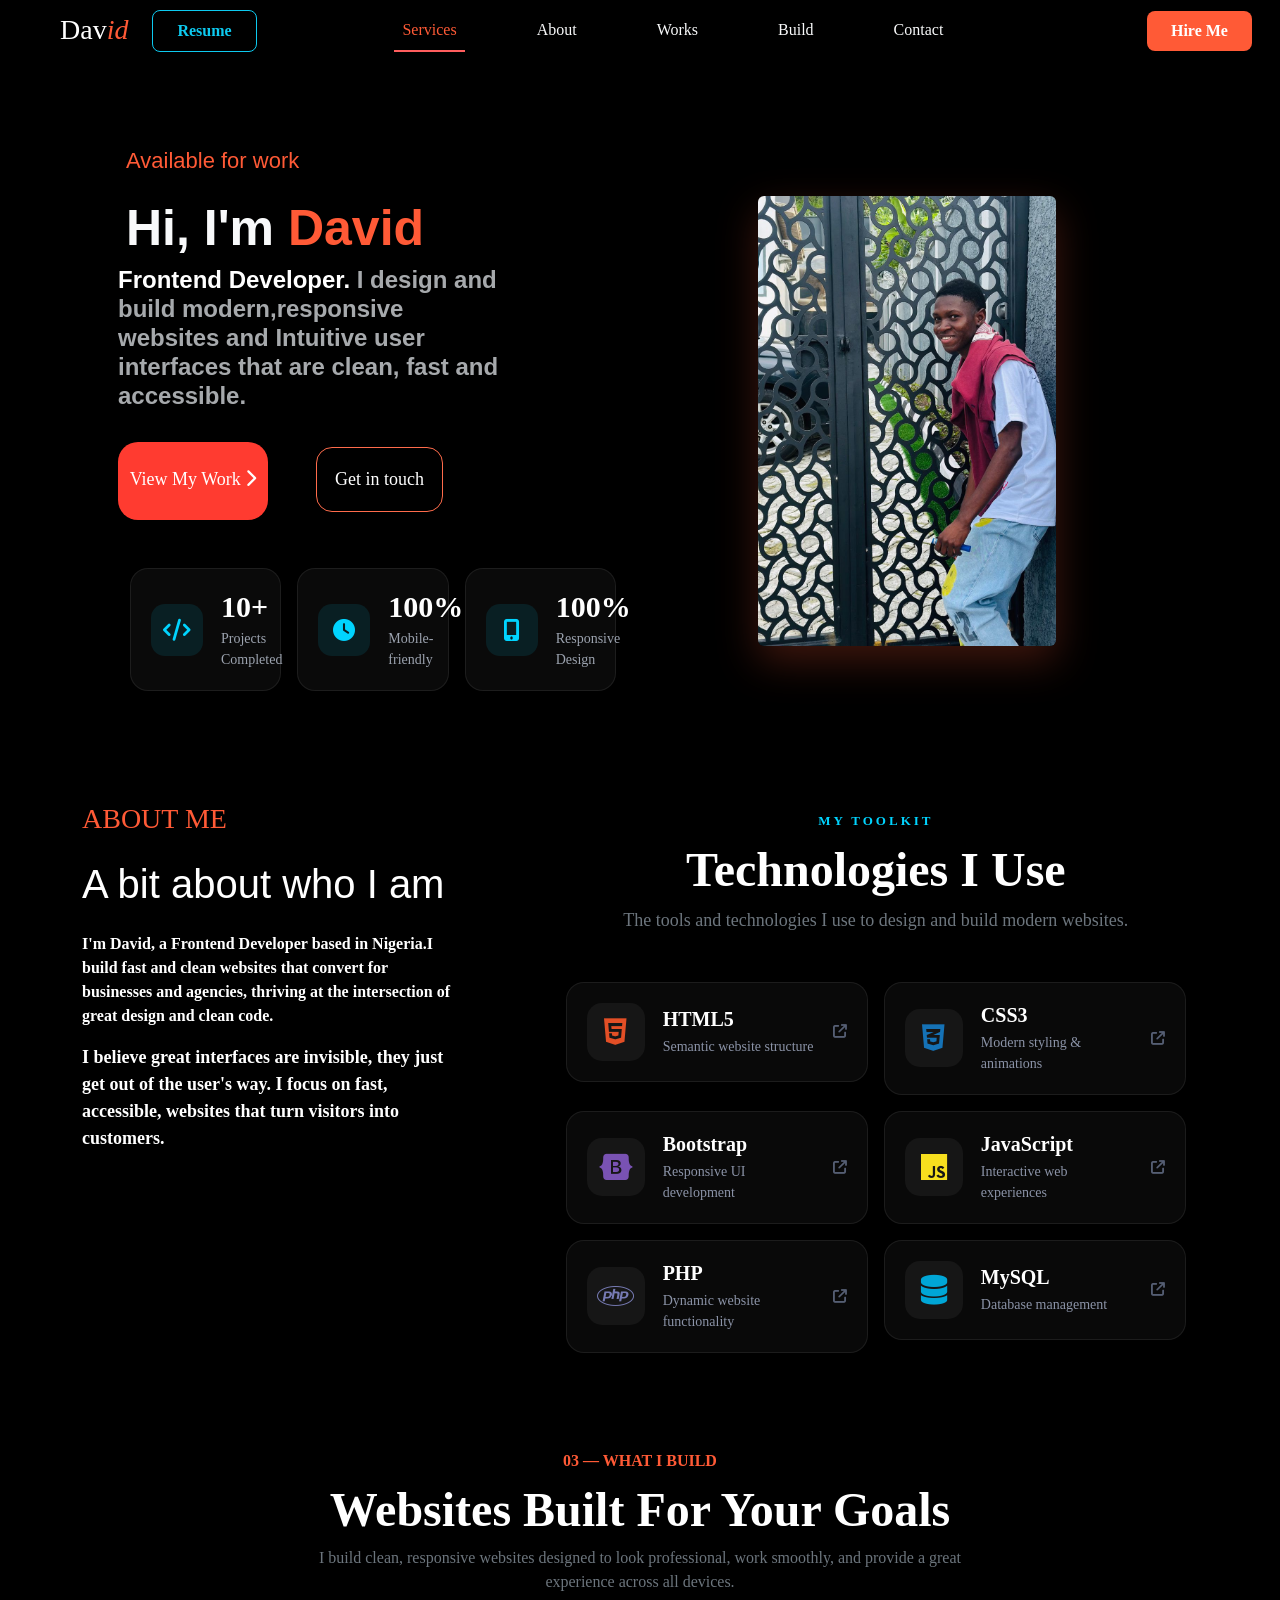
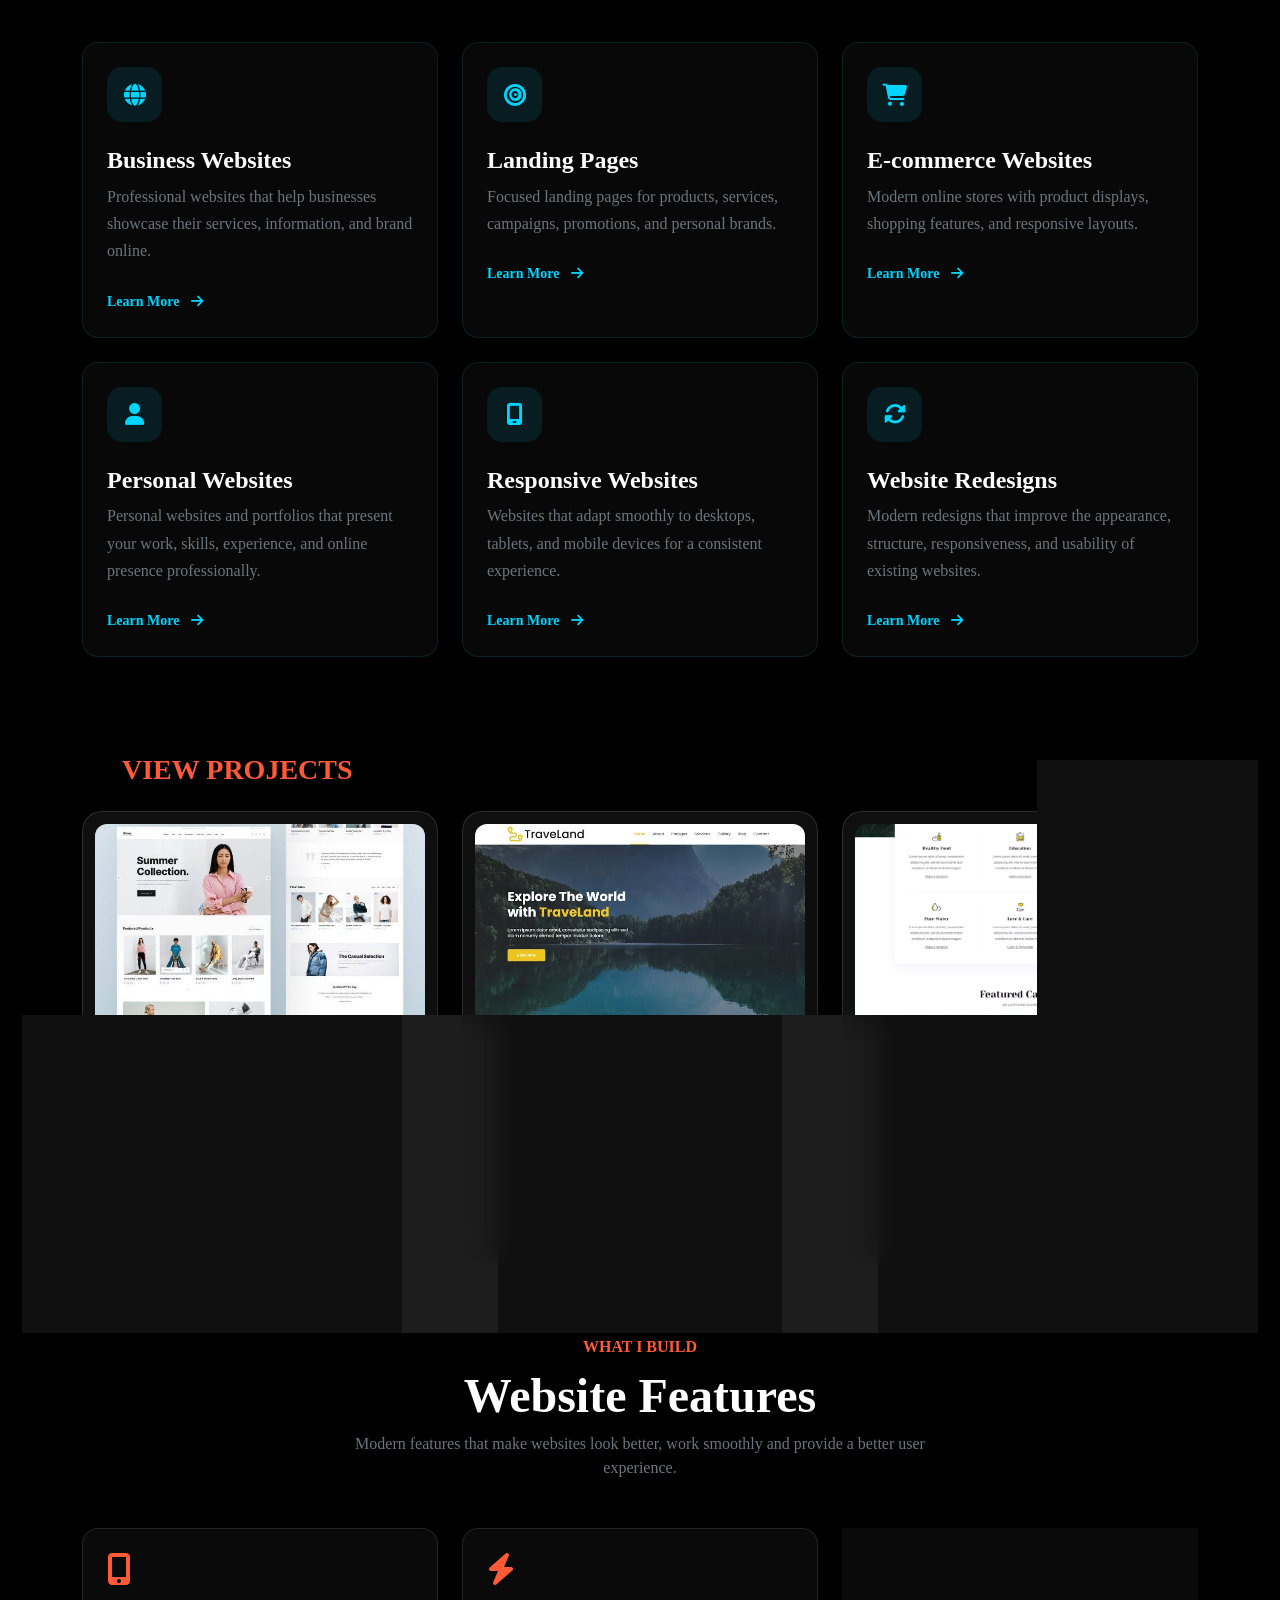
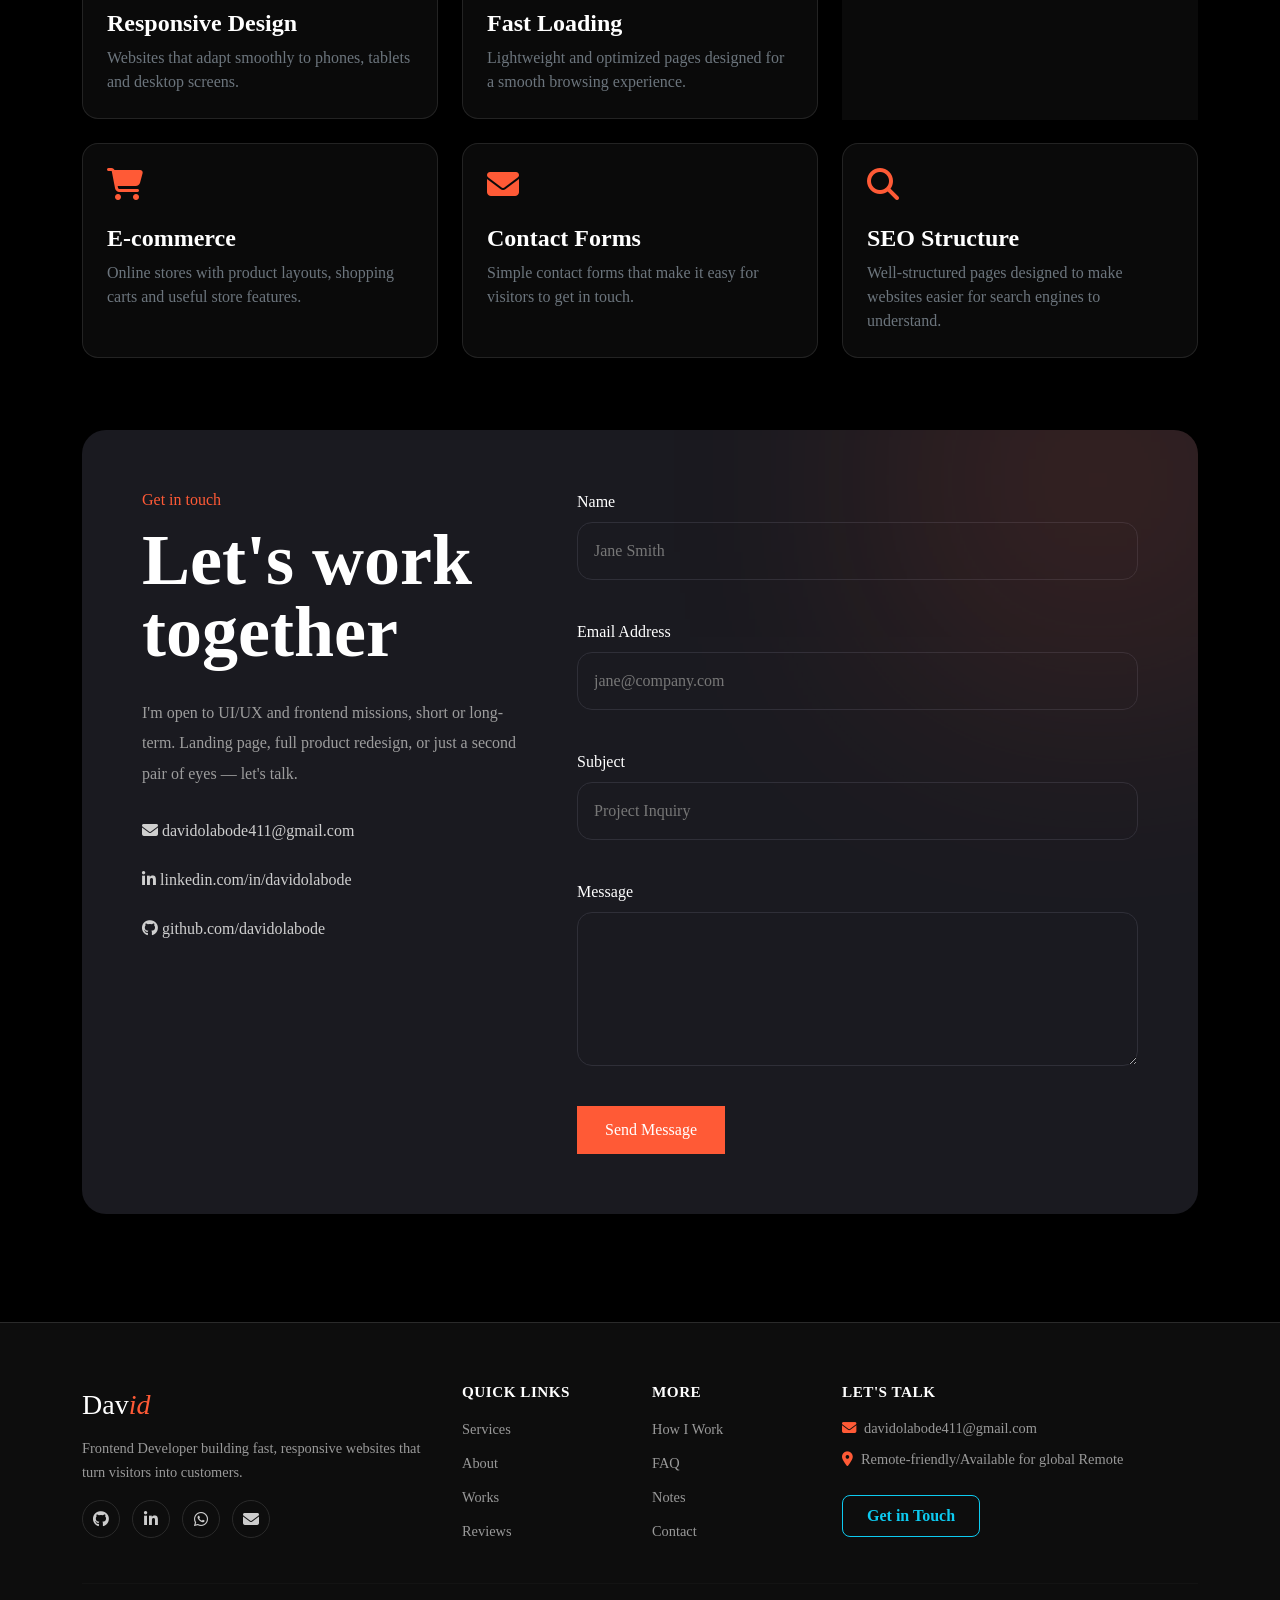
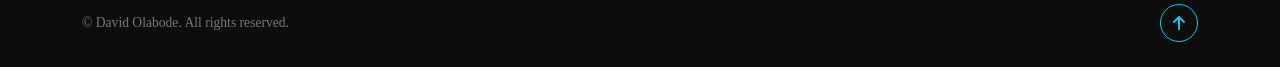
<file: index.html>
<!DOCTYPE html>
<html lang="en" data-bs-theme="dark">

<head>
  <meta charset="UTF-8">
  <meta name="viewport" content="width=device-width, initial-scale=1.0">
  <title>Dav Portfolio</title>
  <link href="https://cdn.jsdelivr.net/npm/bootstrap@5.3.3/dist/css/bootstrap.min.css" rel="stylesheet">

  <link rel="stylesheet" href="https://cdnjs.cloudflare.com/ajax/libs/font-awesome/6.7.2/css/all.min.css">
  <link rel="stylesheet" href="https://cdn.jsdelivr.net/npm/bootstrap-icons@1.11.3/font/bootstrap-icons.min.css">

  

  <link rel="stylesheet" href="/miport.css">
  
  </style>
</head>

<body class="" >
  <nav class="navbar navbar-expand-lg bar navbar-dark shadow-lg fixed-top" id="navbar">

    <div class="container-fluid ms-5">
      <!--- <a class="navbar-brand" href="#">Dav<i class="text-info">id</i></a>--->
      <h3 class="da">Dav<i class="text-info">id</i></h3>


      <div class=" ms-lg-4  me-3 Hire text-end d-flex gap-2 align-items-center justify-content-end">
  <a href="./asset/David-Olabode-CV.pdf" download="David-Olabode-CV.pdf" class="btn-outline-info px-4 py-2 rounded-3 fw-bold resume-btn">
    Resume
  </a>
  
</div>








      <button class="navbar-toggler" type="button" data-bs-toggle="collapse" data-bs-target="#collapsibleNavbar">
        <span class="navbar-toggler-icon"></span>
      </button>
      <div class="collapse navbar-collapse justify-content-center ms-lg-5 u " id="collapsibleNavbar">
        <ul class="navbar-nav  gap-lg-3 mx-auto" id="main">
          <li class="nav-item me-5 ">
            <a class="nav-link text-light  lii " href="#services">Services</a>
          </li>
          <li class="nav-item me-5">
            <a class="nav-link text-light lii" href="#about">About</a>
          </li>
          <li class="nav-item me-5">
            <a class="nav-link text-light lii" href="#work">Works</a>
          </li>
          <li class="nav-item me-5">
            <a class="nav-link text-light lii" href="#build">Build</a>
          </li>
          <li class="nav-item me-5 ">
            <a class="nav-link text-light lii" href="#contact">Contact</a>
          </li>
        </ul>





        <div class="ms-lg-auto me-3 Hire text-end">
          <button type="submit" class="btn-outline-primary px-4 py-2 rounded-3 fw-bold bg-info hire " onclick="window.location.href='#contact'">Hire Me</button>
        </div>



        


      </div>
    </div>
  </nav>




  <div class="container me px-lg-5 p-md-5 pad hero-animation" id="services">
    <div class="">
    <div class="row">
      <div class="c col-lg-6 left-animation">
        <h3 class="text-info ms-2 fs-1 ava">Available for work</h3>
        <h2 class="text-light mt-4 mb-2 ms-2 dav col-sm-12 line fs-1 ava1">Hi, I'm <span class="text-info">David</span></h2>
        
        <p class="text-muted fs-4 fw-bold h2 mt-2 col-lg-9 txt"><span
            class="text-white mt-5">Frontend Developer.</span>
          I design and build modern,responsive websites and Intuitive user interfaces that are clean, fast and accessible.</p>
    


        <div class="div d-inline-flex gap-5">
          <a href="#work"
            class="text-decoration-none workk d-block mt-4 px-2 py-4  bg-view">View My Work  <i class="fa-solid fa-chevron-right d-inline"></i></a>
          <a href="#contact" class="text-decoration-none workkk d-block touch mb-2">Get in touch</a>

        </div>
        

        
<div class="container-fluid project-stats mt-5">
    <div class="row g-3">

        <div class="col-12 col-sm-4">
            <div class="stat-card">
                <div class="stat-icon">
                    <i class="fa-solid fa-code"></i>
                </div>

                <div>
                    <h2 id="">10+</h2>
                    <p>Projects Completed</p>
                </div>
            </div>
        </div>

        <div class="col-12 col-sm-4">
            <div class="stat-card">
                <div class="stat-icon">
                    <i class="fa-solid fa-clock"></i>
                </div>

                <div>
                    <h2 id="coun">100%</h2>
                    <p>Mobile-friendly</p>
                </div>
            </div>
        </div>

        <div class="col-12 col-sm-4">
            <div class="stat-card">
                <div class="stat-icon">
                    <i class="fa-solid fa-mobile-screen-button"></i>
                </div>

                <div>
                    <h2 id="responsive">100%</h2>
                    <p>Responsive Design</p>
                </div>
            </div>
        </div>

    </div>
</div>
      </div>


      <div class="col-lg-6 mt-5 d  col-12 col-md-8 oo mm right-animation">
        <img src="./image/me.jpeg" class="img-fluid col-lg-7 img1  rounded-2 d-block   mx-auto" style="height: 450px;object-fit: cover;">
       

      </div>
    </div>
  </div>
  </div>


<div class="container-fluid me  animate " id="about">
  <div class="container">
<div class="row  g-3  containe">




<div class="m-0 col-12 mt-4 col-lg-5 animate ">
  
  <h5 class="about fs-3">ABOUT ME</h5>
  <h2 class="bit mt-4">A bit about
who I am</h2>
<div class="div col-12 col-lg-10 animate">
<p class="fs-6 fw-bold mt-4" style="min-width:300px;">I'm David, a  Frontend Developer  based in Nigeria.I build fast and clean websites that convert for businesses and agencies, thriving at the intersection of great design and clean code.</p>

<p class="fw-bold" style="min-width: 330px;">I believe great interfaces are invisible, they just get out of the user's way. I focus on fast, accessible, websites that turn visitors into customers.</p>
</div>
</div>
<section class="tech-stack mt-5 col-12 col-lg-7 animate">
    <div class="container">

        <div class="text-center mb-5">
            <span class="tech-label">MY TOOLKIT</span>
            <h2 class="text-white fw-bold display-5 mt-2">
                Technologies I Use
            </h2>
            <p class="text-secondary mx-auto" style="max-width: 600px;">
                The tools and technologies I use to design and build modern websites.
            </p>
        </div>

        <div class="row g-3">

            <div class="col-12 col-md-6">
                <div class="tech-item">
                    <div class="tech-icon html">
                        <i class="fa-brands fa-html5"></i>
                    </div>
                    <div class="tech-info">
                        <h5>HTML5</h5>
                        <p>Semantic website structure</p>
                    </div>
                    <span class="tech-arrow">
                        <i class="fa-solid fa-arrow-up-right-from-square"></i>
                    </span>
                </div>
            </div>

            <div class="col-12 col-md-6">
                <div class="tech-item">
                    <div class="tech-icon css">
                        <i class="fa-brands fa-css3-alt"></i>
                    </div>
                    <div class="tech-info">
                        <h5>CSS3</h5>
                        <p>Modern styling & animations</p>
                    </div>
                    <span class="tech-arrow">
                        <i class="fa-solid fa-arrow-up-right-from-square"></i>
                    </span>
                </div>
            </div>

            <div class="col-12 col-md-6">
                <div class="tech-item">
                    <div class="tech-icon bootstrap">
                        <i class="fa-brands fa-bootstrap"></i>
                    </div>
                    <div class="tech-info">
                        <h5>Bootstrap</h5>
                        <p>Responsive UI development</p>
                    </div>
                    <span class="tech-arrow">
                        <i class="fa-solid fa-arrow-up-right-from-square"></i>
                    </span>
                </div>
            </div>

            <div class="col-12 col-md-6">
                <div class="tech-item">
                    <div class="tech-icon javascript">
                        <i class="fa-brands fa-js"></i>
                    </div>
                    <div class="tech-info">
                        <h5>JavaScript</h5>
                        <p>Interactive web experiences</p>
                    </div>
                    <span class="tech-arrow">
                        <i class="fa-solid fa-arrow-up-right-from-square"></i>
                    </span>
                </div>
            </div>

            <div class="col-12 col-md-6">
                <div class="tech-item">
                    <div class="tech-icon php">
                        <i class="fa-brands fa-php"></i>
                    </div>
                    <div class="tech-info">
                        <h5>PHP</h5>
                        <p>Dynamic website functionality</p>
                    </div>
                    <span class="tech-arrow">
                        <i class="fa-solid fa-arrow-up-right-from-square"></i>
                    </span>
                </div>
            </div>

            <div class="col-12 col-md-6">
                <div class="tech-item">
                    <div class="tech-icon mysql">
                        <i class="fa-solid fa-database"></i>
                    </div>
                    <div class="tech-info">
                        <h5>MySQL</h5>
                        <p>Database management</p>
                    </div>
                    <span class="tech-arrow">
                        <i class="fa-solid fa-arrow-up-right-from-square"></i>
                    </span>
                </div>
            </div>

        </div>

    </div>
</section>


    



     

</div>
</div>   
</div>
</div>
</div>
</div>




<section class="py-5 animate" id="">
    <div class="container py-5">

        <div class="text-center mb-5">
            <span class="text-info fw-semibold">03 — WHAT I BUILD</span>
            <h2 class="display-5 fw-bold mt-2">Websites Built For Your Goals</h2>
            <p class="text-secondary mx-auto" style="max-width: 650px;">
                I build clean, responsive websites designed to look professional,
                work smoothly, and provide a great experience across all devices.
            </p>
        </div>

        <div class="row g-4 animate">

            <div class="col-lg-4 col-md-6">
                <div class="build-card h-100 p-4 rounded-4">
                    <div class="build-icon mb-4">
                        <i class="fa-solid fa-globe"></i>
                    </div>

                    <h4 class="fw-bold">Business Websites</h4>

                    <p class="text-secondary mb-4">
                        Professional websites that help businesses showcase their
                        services, information, and brand online.
                    </p>

                    <span class="build-link">
                        Learn More <i class="fa-solid fa-arrow-right ms-2"></i>
                    </span>
                </div>
            </div>

            <div class="col-lg-4 col-md-6">
                <div class="build-card h-100 p-4 rounded-4">
                    <div class="build-icon mb-4">
                        <i class="fa-solid fa-bullseye"></i>
                    </div>

                    <h4 class="fw-bold">Landing Pages</h4>

                    <p class="text-secondary mb-4">
                        Focused landing pages for products, services, campaigns,
                        promotions, and personal brands.
                    </p>

                    <span class="build-link">
                        Learn More <i class="fa-solid fa-arrow-right ms-2"></i>
                    </span>
                </div>
            </div>

            <div class="col-lg-4 col-md-6">
                <div class="build-card h-100 p-4 rounded-4">
                    <div class="build-icon mb-4">
                        <i class="fa-solid fa-cart-shopping"></i>
                    </div>

                    <h4 class="fw-bold">E-commerce Websites</h4>

                    <p class="text-secondary mb-4">
                        Modern online stores with product displays, shopping
                        features, and responsive layouts.
                    </p>

                    <span class="build-link">
                        Learn More <i class="fa-solid fa-arrow-right ms-2"></i>
                    </span>
                </div>
            </div>

            <div class="col-lg-4 col-md-6">
                <div class="build-card h-100 p-4 rounded-4">
                    <div class="build-icon mb-4">
                        <i class="fa-solid fa-user"></i>
                    </div>

                    <h4 class="fw-bold">Personal Websites</h4>

                    <p class="text-secondary mb-4">
                        Personal websites and portfolios that present your work,
                        skills, experience, and online presence professionally.
                    </p>

                    <span class="build-link">
                        Learn More <i class="fa-solid fa-arrow-right ms-2"></i>
                    </span>
                </div>
            </div>

            <div class="col-lg-4 col-md-6">
                <div class="build-card h-100 p-4 rounded-4">
                    <div class="build-icon mb-4">
                        <i class="fa-solid fa-mobile-screen"></i>
                    </div>

                    <h4 class="fw-bold">Responsive Websites</h4>

                    <p class="text-secondary mb-4">
                        Websites that adapt smoothly to desktops, tablets, and
                        mobile devices for a consistent experience.
                    </p>

                    <span class="build-link">
                        Learn More <i class="fa-solid fa-arrow-right ms-2"></i>
                    </span>
                </div>
            </div>

            <div class="col-lg-4 col-md-6">
                <div class="build-card h-100 p-4 rounded-4">
                    <div class="build-icon mb-4">
                        <i class="fa-solid fa-rotate"></i>
                    </div>

                    <h4 class="fw-bold">Website Redesigns</h4>

                    <p class="text-secondary mb-4">
                        Modern redesigns that improve the appearance, structure,
                        responsiveness, and usability of existing websites.
                    </p>

                    <span class="build-link">
                        Learn More <i class="fa-solid fa-arrow-right ms-2"></i>
                    </span>
                </div>
            </div>

        </div>
    </div>
</section>




<!---My project-->

<div class="container animate" id="work">
  <div class="row align-items-start">
 
    <div class="myproject ms-3">
      <h3 class="mb-4 ms-4 text-info fw-bold">VIEW PROJECTS</h3>
    </div>
 
    <div class="col-10 col-lg-4 mb-5 container">
      <div class="project-card">
        <div class="project-card__img-wrap">
          <img src="./image/images10.jpg" class="project-card__img" alt="E-Commerce Store preview">
          <a href="https://c-art-store.vercel.app/" class="project-card__overlay">
            <i class="fa-solid fa-arrow-up-right-from-square"></i>
          </a>
        </div>
 
        <div class="project-card__body">
          <h5 class="project-card__title text-white">E-Commerce Store</h5>
          <p class="project-card__desc">Mobile-first online shop with cart, product filters, and a smooth checkout flow.</p>
 
           <div class="tech mb-3">
                        <span>HTML</span>
                        <span>CSS</span>
                        <span>Bootstrap</span>
                        <span>JavaScript</span>
                    </div>
          <div class="project-card__actions">
            <a href="https://c-art-store.vercel.app/" class="btn btn-outline-success btn-sm project-card__btn text-white">Live Demo <i class="fa-solid fa-arrow-up-right-from-square"></i></a>
            <a href="#" class="btn btn-outline-danger btn-sm project-card__btn text-white">View Code</a>
          </div>
        </div>
      </div>
    </div>
 
    <div class="col-10 col-lg-4 mb-5 container">
      <div class="project-card">
        <div class="project-card__img-wrap">
          <img src="./image/images.jpg" class="project-card__img" alt="TravelLand preview">
          <a href="" class="project-card__overlay">
            <i class="fa-solid fa-arrow-up-right-from-square"></i>
          </a>
        </div>
 
        <div class="project-card__body">
          <h5 class="project-card__title text-white">TravelLand - Tour & Travel</h5>
          <p class="project-card__desc">Travel agency landing page built for lead generation, with a booking CTA and tour packages.</p>
 
         <div class="tech mb-3">
                        <span>HTML</span>
                        <span>CSS</span>
                        <span>Bootstrap</span>
                        <span>JavaScript</span>
                    </div>

          <div class="project-card__actions">
            <a href="" class="btn btn-outline-success btn-sm project-card__btn text-white">Live Demo <i class="fa-solid fa-arrow-up-right-from-square"></i></a>
            <a href="" class="btn btn-outline-danger btn-sm project-card__btn text-white">View Code</a>
          </div>
        </div>
      </div>
    </div>
 
    <div class="col-10 col-lg-4 container mb-5">
      <div class="project-card">
        <div class="project-card__img-wrap">
          <img src="./image/Main-Image-4.webp" class="project-card__img" alt="NGO website preview">
          <a href="" class="project-card__overlay">
            <i class="fa-solid fa-arrow-up-right-from-square"></i>
          </a>
        </div>
 
        <div class="project-card__body">
          <h5 class="project-card__title text-white">NGO Website</h5>
          <p class="project-card__desc">Multi-section site with an image gallery and contact form, built to earn trust and drive action.</p>
 
         <div class="tech mb-3">
                        <span>HTML</span>
                        <span>CSS</span>
                        <span>Bootstrap</span>
                        <span>JavaScript</span>
                    </div>
          <div class="project-card__actions">
            <a href="" class="btn btn-outline-success btn-sm  project-card__btn text-white">Live Demo <i class="fa-solid fa-arrow-up-right-from-square"></i></a>
            <a href="" class="btn btn-outline-danger btn-sm project-card__btn text-white">View Code</a>
          </div>
        </div>
      </div>
    </div>
 
  </div>
</div>






<section class="animate" id="work">
    <div class="container py-4">

        <div class="text-center mb-5">
            <span class="text-info fw-semibold">WHAT I BUILD</span>
            <h2 class="display-5 fw-bold text-white mt-2">Website Features</h2>
            <p class="text-secondary mx-auto" style="max-width: 600px;">
                Modern features that make websites look better, work smoothly and provide a better user experience.
            </p>
        </div>

        <div class="row g-4">

            <div class="col-12 col-sm-6 col-lg-4">
                <div class="feature-card p-4 rounded-4 h-100">
                    <i class="fa-solid fa-mobile-screen-button text-info fs-2 mb-4"></i>
                    <h4 class="text-white fw-bold">Responsive Design</h4>
                    <p class="text-secondary mb-0">
                        Websites that adapt smoothly to phones, tablets and desktop screens.
                    </p>
                </div>
            </div>

            <div class="col-12 col-sm-6 col-lg-4">
                <div class="feature-card p-4 rounded-4 h-100">
                    <i class="fa-solid fa-bolt text-info fs-2 mb-4"></i>
                    <h4 class="text-white fw-bold">Fast Loading</h4>
                    <p class="text-secondary mb-0">
                        Lightweight and optimized pages designed for a smooth browsing experience.
                    </p>
                </div>
            </div>

            <div class="col-12 col-sm-6 col-lg-4">
                <div class="feature-card p-4 rounded-4 h-100">
                    <i class="fa-solid fa-wand-magic-sparkles text-info fs-2 mb-4"></i>
                    <h4 class="text-white fw-bold">Animations</h4>
                    <p class="text-secondary mb-0">
                        Smooth animations, hover effects and interactions that bring websites to life.
                    </p>
                </div>
            </div>

            <div class="col-12 col-sm-6 col-lg-4">
                <div class="feature-card p-4 rounded-4 h-100">
                    <i class="fa-solid fa-cart-shopping text-info fs-2 mb-4"></i>
                    <h4 class="text-white fw-bold">E-commerce</h4>
                    <p class="text-secondary mb-0">
                        Online stores with product layouts, shopping carts and useful store features.
                    </p>
                </div>
            </div>

            <div class="col-12 col-sm-6 col-lg-4">
                <div class="feature-card p-4 rounded-4 h-100">
                    <i class="fa-solid fa-envelope text-info fs-2 mb-4"></i>
                    <h4 class="text-white fw-bold">Contact Forms</h4>
                    <p class="text-secondary mb-0">
                        Simple contact forms that make it easy for visitors to get in touch.
                    </p>
                </div>
            </div>

            <div class="col-12 col-sm-6 col-lg-4">
                <div class="feature-card p-4 rounded-4 h-100">
                    <i class="fa-solid fa-magnifying-glass text-info fs-2 mb-4"></i>
                    <h4 class="text-white fw-bold">SEO Structure</h4>
                    <p class="text-secondary mb-0">
                        Well-structured pages designed to make websites easier for search engines to understand.
                    </p>
                </div>
            </div>

        </div>
    </div>
    
</section>



 




  <div class="container py-5 animate " id="contact">
    <div class="contact-card">
      <div class="row g-5">

        <div class="col-12 col-lg-5">
          <h6 class="sub-title">Get in touch</h6>

          <h1 class="main-title">
            Let's work <br>
            together
          </h1>

          <p class="info">
            I'm open to UI/UX and frontend missions, short or long-term.
            Landing page, full product redesign, or just a second pair of eyes — let's talk.
          </p>

          <div class="links">
            <a href="#"><i class="fa-solid fa-envelope"></i> davidolabode411@gmail.com</a>
            <a href="#"><i class="fa-brands fa-linkedin-in"></i> linkedin.com/in/davidolabode</a>
            <a href="#"><i class="fa-brands fa-github"></i> github.com/davidolabode</a>
          </div>
        </div>

        <div class="col-12 col-lg-7">
          <form action="https://formspree.io/f/xeebvzbg" method="POST">
            <label class="mb-2">Name </label>
            <input type="text" class="form-control custom-input" placeholder="Jane Smith" id="name" name="name">
            <p class="lp"></p>
             <p class="lpp"></p>

            <label class="mt-4 mb-2">Email Address</label>
            <input type="email" class="form-control custom-input" placeholder="jane@company.com" id="mail" name="email">

 <p class="ma"></p>
  <p class="mai"></p>



            <label class="mt-4 mb-2">Subject </label>
            <input type="text" class="form-control custom-input" placeholder="Project Inquiry" id="sub" name="subject">

             <p class=""></p>


            <label class="mt-4 mb-2">Message </label>
            <textarea class="form-control custom-input" rows="5" id="mes" name="message"></textarea>

             <p class=""></p>


            <button onclick="" class="btnnn send-btn mt-4">
              Send Message
            </button>
          </form>
        </div>

      </div>
    </div>
  </div>

<!-- Footer -->
<footer class="footer-section">
  <div class="container">
    <div class="row gy-4">

      <div class="col-12 col-lg-4">
        <h3 class="da mb-3">Dav<i class="text-info">id</i></h3>
        <p class="footer-text">Frontend Developer building fast, responsive websites that turn visitors into customers.</p>
        <div class="footer-socials mt-3">
          <a href="https://github.com/davidolabode" target="_blank" aria-label="GitHub"><i class="fa-brands fa-github"></i></a>
          <a href="https://linkedin.com/in/davidolabode" target="_blank" aria-label="LinkedIn"><i class="fa-brands fa-linkedin-in"></i></a>
          <a href="https://wa.me/2348121232584" target="_blank" aria-label="WhatsApp"><i class="fa-brands fa-whatsapp"></i></a>
          <a href="mailto:davidolabode411@gmail.com" aria-label="Email"><i class="fa-solid fa-envelope"></i></a>
        </div>
      </div>

      <div class="col-6 col-lg-2">
        <h6 class="footer-heading">Quick Links</h6>
        <ul class="footer-links">
          <li><a href="#services">Services</a></li>
          <li><a href="#about">About</a></li>
          <li><a href="#work">Works</a></li>
          <li><a href="#review">Reviews</a></li>
        </ul>
      </div>

      <div class="col-6 col-lg-2">
        <h6 class="footer-heading">More</h6>
        <ul class="footer-links">
          <li><a href="#process">How I Work</a></li>
          <li><a href="#faq">FAQ</a></li>
          <li><a href="#notes">Notes</a></li>
          <li><a href="#contact">Contact</a></li>
        </ul>
      </div>

      <div class="col-12 col-lg-4">
        <h6 class="footer-heading">Let's Talk</h6>
        <p class="footer-text mb-2"><i class="fa-solid fa-envelope text-info me-2"></i>davidolabode411@gmail.com</p>
        <p class="footer-text"><i class="fa-solid fa-location-dot text-info me-2"></i>Remote-friendly/Available for global Remote</p>
        <a href="#contact" class="btn-outline-info px-4 py-2 rounded-3 fw-bold resume-btn mt-2 d-inline-block">Get in Touch</a>
      </div>

    </div>

    <hr class="footer-divider">

    <div class="d-flex flex-column flex-sm-row justify-content-between align-items-center gap-2">
      <p class="footer-bottom-text mb-0">&copy; <span id="year"></span> David Olabode. All rights reserved.</p>
      <a href="#services" class="back-to-top" aria-label="Back to top">
        <i class="fa-solid fa-arrow-up"></i>
      </a>
    </div>
  </div>
</footer>




  
</body>


<script src="https://cdn.jsdelivr.net/npm/bootstrap@5.3.3/dist/js/bootstrap.bundle.min.js"></script>
<script src="error.js"></script>



</html>
</file>
<file: miport.css>
*{
    box-sizing: border-box;
}

body {
      background-color: black !important;
      color: white !important;
      scroll-behavior: smooth;
      font-family: 'poppins';
      overflow-x: hidden;

    }
html, body {
    overflow-x: hidden;
}

.img-fluid {
    transition: transform .4s ease;
}

.img-fluid:hover {
    transform: scale(1.03);
}
.img1 {
    box-shadow: 0 15px 40px rgba(255, 90, 54, 0.25);
}


.hero-animation{
    opacity: 0;
    transform: translateY(60px);
    animation: heroPop 2s ease  forwards;

}

@keyframes heroPop{
    from{
        opacity: 0;
        transform: translateY(60px);
    }
    to{
        opacity: 1;
        transform: translateY(0);
    }
}

.left-animation{
    opacity:0;
    transform:translateX(-60px);
    animation:leftFade 2s ease forwards;
    
}

@keyframes leftFade{
    to{
        opacity:1;
        transform:translateX(0);
    }
}

.right-animation{
    opacity:0;
    transform:translateX(60px);
    animation:rightFade .8s ease .3s forwards;
}

@keyframes rightFade{
    to{
        opacity:1;
        transform:translateX(0);
    }
}


    .dav {
      font-size: 59px;
      font-family: Arial, Helvetica, sans-serif;
      white-space: nowrap;
      font-weight: bold;
    }

    .pad {
      margin-top: 100px;
      padding: 30px;
    }

    .txt {
      font-family: Arial, Helvetica, sans-serif !important;
      font-weight: bold;
    }

    .word {
      position: relative;
      display: inline-block;
      vertical-align: bottom !important;
      overflow: hidden;

    }

    .word::before {
      content: "David";
      animation: words 8s infinite !important;
    }

    .word::after {
      content: "";
      position: absolute;
      top: 0;
      left: 0;
      width: 100%;
      height: 100%;

      border-right: 3px solid black;
      animation: dav 2s steps(11) infinite alternate, cursor 0.5s infinite !important;

    }

    @keyframes cursor {
      50% {
        border-left-color: black;

      }
    }

    @keyframes words {

      0%,
      25% {
        content: "David";
      }

      26%,
      50% {
        content: "A Web Developer";
      }

      51%,
      75% {
        content: "A Ui/UX Designer";
      }

     
    }

    @keyframes dav {
      0% {
        left: 0;
      }

      60% {
        left: 100%;
      }

      100% {
        left: 100%;
      }
    }

    .workk {
      border: 2px solid;

      border-radius: 20px;
      width: 150px;
      text-align: center;
      color: black;
      background: white;

    }

    .workkk {
      background: black;
      margin-top: 29px;
      border: 1px solid gray;
      padding: 18px;
      border-radius: 16px;
      color: white;
    }

    /*.workk:hover{
        background:;
        color:white;
        font-size: large;
      }*/
    @media(max-width:300px) {
      .dav {
        font-size: 33px;
        font-family: Arial, Helvetica, sans-serif;
        white-space: nowrap;
        font-weight: bold;
      }
 
      .u {
        margin-top: 20px;
        font-size: 20px;
      }

      .Hire {
        margin-top: 15px;

      }

      .d {
        margin-top: 80px !important;
      }

      .pr {
        position: absolute;
        margin-top: -19px;
        left: 70px;
        background: #ff5a36;
        padding: 10px;
        border-radius: 6px;
        font-family: Verdana, Geneva, Tahoma, sans-serif;
      }

      .imgg {
        width: 300px;
        margin-left: 25px;
      }

      .pro {
        font-size: 13px;

      }

      .oo {
        margin-bottom: 80px;
      }

      .stack {
        margin-left: 20px !important;
      }

      .img3 {
        margin: 0 !important;
      }

      .t {
        font-size: 20px;
        line-height: 20px;
        margin-left: -70px;
        font-family: Verdana, Geneva, Tahoma, sans-serif;
        color: #bbb1b1;
        margin-top: 20px;
        max-width: 160%;


      }

      .tool {
        margin-left: -59px;

      }

      .divv {
        display: grid;
        grid-template-columns: auto auto auto;
        margin-left: -59px !important;
        gap: 5px;

      }

      .mee {
        color: #ff5a36;
        margin-left: -60px;
        font-size: 17px;
      }

      .am {
        margin-left: -60px;
        font-size: 45px;

      }

      .oo {
        margin-left: 0 !important;
      }

      .pr {
        margin-left: -50px !important;
      }
      .btnn{
      margin-left: 150px !important;
      }
      .img-side{
        margin-left: 30px;
      }
      .y{
        margin: 0 !important;
        margin-bottom: 6px !important;
      }
      .pics{
        width: 150px !important;
      }
    }

    .d {
      margin-top: 30px;

    }

    .pr {
      position: absolute;
      margin-top: -19px;
      margin-left:150px !important;
      background: #ff5a36;
      padding: 10px;
      border-radius: 6px;
      font-family: Verdana, Geneva, Tahoma, sans-serif;
      color: #ffffff;
    }

    .hire {
      color: white;
      background: #ff5a36 !important;
      border: none;
    }

    .line {
      font-family: Cambria, Cochin, Georgia, Times, 'Times New Roman', serif;
    }

    .bar {
      background: black;
    }

    .pro {
      font-family: Cambria, Cochin, Georgia, Times, 'Times New Roman', serif;
    }

    .project {
      margin-top: 100px;
    }

    .section {
      background: #0A0A0A;
      padding: 20px;
      margin-top: 30px;
    }

    .serve {
      letter-spacing: 3px;
      font-size: 40px;
    }

    .do {
      color: #ff5a36 !important;
    }

    .text-info {
      color: #ff5a36 !important;

    }

    .da {
      margin-top: 5px;
    }

    .oo {
      margin-bottom: 80px;
    }

    .img2 {
      width: 50px;
      display: block;
      padding: 10px;


    }

    .bg {
      width: 100%;
      min-height: 300px;
      background: #1e1e1e;
      border-radius: px;
      transition: ALL 0.65S;
      margin-top: 30px;
      padding: 20px;
    }


    .img-main {
      padding: 50px;
    }

    .bg:hover {
      transform: translateY(-15px);
      border: 1px solid #ff5a36;

    }

    .txtt {
      font-family: Cambria, Cochin, Georgia, Times, 'Times New Roman', serif;
    }

    .animate {
  opacity: 0;
  transform: translateY(120px);
  transition: opacity 0.6s ease, transform 0.6s ease;
}
#services,
#about,
#work,
#contact {
    scroll-margin-top: 90px;
}

.navbar .nav-link.active {
    color: #ff5a36 !important;
    border-bottom: 2px solid #ff5d5d;
}
.animate.in-view {
  opacity: 1;
  transform: translateY(0);
}
   

    .hh{

text-align: right;
z-index: 999;

}

    @keyframes dav {
      0% {
        transform: translateY(0);
      }

      25% {
        transform: translateY(-20px);
      }

    }

    .uu {
      color: green;
      font-size: 50px !important;
      animation: dav 2s ease-in-out infinite;
      display:inline-block;
    }

    .mee {
      color: #ff5a36;

    }

    .t {
      font-size: 20px;
      line-height: 32px;
      width: 600px;
      font-family: Verdana, Geneva, Tahoma, sans-serif;
      color: #bbb1b1;
    }

    .padd {
      padding: 30px;
    }

    .section3 {
      margin-top: 50px;
      /*  background:#0A0A0A;*/
      padding: 30px;
    }

    .proof {
      color: #ff5a36;
    }

    .bgg {
      width: 100%;
      height: 300px;
      background: #1e1e1e;
      border-radius: px;
      margin-top: 30px;
      padding: 20px;
      border-radius: 35px;
    }

    .section2 {
      background: rgb(23, 21, 21);

    }

    .iii {
      width: 80px;
      height: 80px;
    }

    .proof {
      font-family: Arial, Helvetica, sans-serif;
      font-size: 20px;
    }

    .client {
      font-family: Verdana, Geneva, Tahoma, sans-serif;
    }

    .log {
      border-radius: 10px;
      padding: 15px !important;
      background: #1e1e1e;

    }

    .get {
      color: #ff5a36;
      font-weight: bold;
      font-family: Arial, Helvetica, sans-serif;
    }


.ser{
  color: #ff5a36 !important;
}

    .contact-card {
      background: #1a1a20;
      border-radius: 24px;
      padding: 60px;
      position: relative;
      overflow: hidden;
    }

    .contact-card::after {
      content: "";
      position: absolute;
      width: 400px;
      height: 400px;
      top: -150px;
      right: -100px;
      background: #ff5a36;
      opacity: .13;
      filter: blur(130px);
    }

    .sub-title {
      color: #ff5a36;
      margin-bottom: 15px;
    }

    .main-title {
      font-size: 4.5rem;
      font-weight: 700;
      color: white;
      line-height: 1;
    }

    .info {
      color: #9d9d9d;
      line-height: 1.9;
      margin: 30px 0;
    }

    .links a {
      display: block;
      text-decoration: none;
      color: #cfcfcf;
      margin-bottom: 25px;
    }

    .links a:hover {
      color: #ff5a36;
    }

    .custom-input {
      background: transparent;
      border: 1px solid #2f2f38;
      color: white;
      padding: 16px;
      border-radius: 15px;
    }

    .custom-input::placeholder {
      color: #777;
    }

    .custom-input:focus {
      background: transparent;
      color: white;
      border-color: #ff5a36;
      box-shadow: 0 0 0 .25rem rgba(255, 90, 54, .2);
    }

    label {
      color: white;
    }

    .send-btn {
      background: #ff5a36;
      color: white;
      padding: 12px 28px;
      border: none;
    }

    .send-btn:hover {
      background: #ff6c4c;
      color: white;
    }

    @media (max-width:991.98px) {

      .contact-card {
        padding: 40px;
      }

      .main-title {
        font-size: 3.5rem;
      }
      .btnn{
        margin-left: 580px;
      }
   
    }

    @media (max-width:767.98px) {

      .contact-card {
        padding: 25px;
        border-radius: 18px;
      }

      .main-title {
        font-size: 2.8rem;
      }

      .info {
        font-size: .95rem;
      }

      .links a {
        font-size: .95rem;
      }

      .custom-input {
        padding: 14px;
      }
       .pr {
        position: absolute;
        margin-top: -19px;
        left: -150px !important;
        background: #ff5a36;
        padding: 10px;
        border-radius: 6px;
        font-family: Verdana, Geneva, Tahoma, sans-serif;
      }
      .btnn{
        margin-left: 170px !important;
      }
      .dav {
      font-size: 32px;
      font-family: Arial, Helvetica, sans-serif;
      white-space: nowrap;
      font-weight: bold;
    }

    
    }

    @media (max-width:575.98px) {

      .contact-card {
        padding: 20px;
      }

      .main-title {
        font-size: 2.3rem;
      }
.dav {
      font-size: 28px;
      font-family: Arial, Helvetica, sans-serif;
      white-space: nowrap;
      font-weight: bold;
    }
     .btnn{
      margin-left: 190px !important;
     }
     .pro{
      font-size: 12px;
    
     }
    }
    .about{
      color: #ff5a36;
      margin-top: 20px;
      font-size: 15px;
    }
    .bit{
      font-size: 40px;
      font-family: Impact, Haettenschweiler, 'Arial Narrow Bold', sans-serif;
    }
    .tool{
      color: #ff5a36;
      margin-left: 5px;
    }
.me{
  font-family: Georgia, 'Times New Roman', Times, serif;
  font-size: 18px !important;
}


.image-box:hover .image-text{
  display: block !important;
}
.image-text{
margin-left: 35%;
font-size: 25px;
}
.image-box:hover{
  filter: brightness(50%);
}
.text{
  color:white;
  font-size: 17px;
  font-weight: bold;
  text-shadow: 0 3px 8px rgba(0,0,0, 0.7);
}
.text:hover{
  color:white ;
}

.navbar .nav-link.active{
  color: #ff5a36 !important;
  transition:1s;
  border-bottom: 2px solid #ff5d5d
}

.bg-progress{
 background: #222;
 overflow: hidden;
}
.bg-bar{
  animation: fill 7s ease forwards infinite;
  transform-origin:left ;
background: linear-gradient(90deg,#ff3b30,#c31445);
}
@keyframes fill{
  from{
    width: 0;
  }
}
.skill{
  color: #fff;
  font-weight: bold;
font-size: 12px;
}
.badges{
  animation: davv 2s  infinite;
}
@keyframes davv {
  100%{
    transform: translateY(-10px);
    to{
      transform: translateY(12px);
    }
  }
}
.letter{
    letter-spacing: 3px;
}
.pt{
    margin-top: 50px;
}
.bg-view{
  background: #ff3b30;
  color: white;
  border: 0;
  
}
.bg-view:hover{
  color: white;
}
.touch{
  border-color: #ff6c4c;
}
.touch:hover{
  color: white;
}

.ava{
  font-family: 'inter',sans-serif;
  font-size: 22px !important;
}
.ava1{
  font-family: 'inter',sans-serif;
  font-size: 50px !important;
}

.bstack{
  background: #121212;
  color: #ff5a2d !important;
  font-weight: bold;
  transition:all 1s;
  
}
.bstack:hover{
  background: #ff5a2d;
  color: white !important;
  transform: translateY(-2px);
}
.service-card {
    background: #1a1a1c;
    border: 1px solid #2a2a2c;
    border-radius: 16px;
    padding: 2.25rem 2rem;
    height: 100%;
    position: relative;
    overflow: hidden;
    transition: transform 0.35s ease, border-color 0.35s ease, box-shadow 0.35s ease;
  }
 
  .service-card::before {
    content: "";
    position: absolute;
    top: 0;
    left: 0;
    width: 100%;
    height: 3px;
    background: linear-gradient(90deg, #ff3b3b, #ff7a45);
    transform: scaleX(0);
    transform-origin: left;
    transition: transform 0.35s ease;
  }
 
  .service-card:hover {
    transform: translateY(-8px);
    border-color: #ff3b3b;
    box-shadow: 0 20px 40px rgba(255, 59, 59, 0.15);
  }
 
  .service-card:hover::before {
    transform: scaleX(1);
  }
 
  .service-badge {
    display: inline-block;
    font-size: 0.85rem;
    font-weight: 700;
    letter-spacing: 1px;
    color: #ff5b5b;
    background: rgba(255, 59, 59, 0.1);
    border: 1px solid rgba(255, 59, 59, 0.3);
    border-radius: 50px;
    padding: 4px 16px;
    margin-bottom: 1.25rem;
  }
 
  .service-icon {
    width: 64px;
    height: 64px;
    border-radius: 14px;
    background: linear-gradient(135deg, #ff3b3b, #ff7a45);
    display: flex;
    align-items: center;
    justify-content: center;
    margin-bottom: 1.5rem;
    transition: transform 0.35s ease;
  }
 
  .service-icon i {
    font-size: 1.6rem;
    color: #fff;
  }
 
  .service-card:hover .service-icon {
    transform: rotate(-8deg) scale(1.08);
  }
 
  .service-card h3 {
    color: #fff;
    font-weight: 700;
    margin-bottom: 0.9rem;
  }
 
  .service-card p {
    color: #a0a0a3;
    font-size: 0.98rem;
    line-height: 1.6;
    margin-bottom: 0;
  }



  .project-card {
  background: #1a1a1c;
  border-radius: 16px;
  overflow: hidden;
  height: 100%;
  display: flex;
  flex-direction: column;
  box-shadow: 0 4px 18px rgba(0, 0, 0, 0.25);
  transition: transform 0.3s ease, box-shadow 0.3s ease;
}

.project-card:hover {
  transform: translateY(-6px);
  box-shadow: 0 14px 30px rgba(0, 0, 0, 0.35);
}

.project-card__img-wrap {
  position: relative;
  padding: 12px 12px 0;
}

.project-card__img {
  width: 100%;
  height: 220px;
  object-fit: cover;
  border-radius: 12px;
  display: block;
}

.project-card__overlay {
  position: absolute;
  inset: 12px 12px 0;
  border-radius: 12px;
  background: rgba(0, 0, 0, 0.45);
  color: #fff;
  font-size: 1.4rem;
  display: flex;
  align-items: center;
  justify-content: center;
  opacity: 0;
  transition: opacity 0.3s ease;
}

.project-card__img-wrap:hover .project-card__overlay {
  opacity: 1;
}

.project-card__body {
  padding: 1.25rem 1.25rem 1.5rem;
  display: flex;
  flex-direction: column;
  flex: 1;
}

.project-card__title {
  color: #17c3d6;
  font-weight: 700;
  margin-bottom: 0.6rem;
}

.project-card__desc {
  color: #cfcfcf;
  font-size: 0.92rem;
  line-height: 1.6;
  margin-bottom: 1rem;
}

.project-card__tags {
  display: flex;
  flex-wrap: wrap;
  gap: 8px;
  margin-bottom: 1.25rem;
}

.tag-badge {
  display: inline-flex;
  align-items: center;
  gap: 6px;
  background: #2a2a2c;
  color: #fff;
  font-size: 0.8rem;
  font-weight: 500;
  padding: 6px 12px;
  border-radius: 50px;
}

.project-card__actions {
  margin-top: auto;
  display: flex;
  flex-wrap:nowrap;
  gap: 20px;
  width: 100px;
}

.project-card__btn {
  white-space: nowrap;
}

@media (max-width: 767px) {
  .project-card__img {
    height: 180px;
  }

  .project-card__body {
    padding: 1rem 1rem 1.25rem;
  }

  .project-card__actions {
    flex-direction: colum;
    align-items: stretch;
  }

  .project-card__btn {
    width: 100%;
    text-align: center;
    margin: 0;
  }
  
}

.accordion-button::after {
  filter: invert(1);
}

.footer-section {
  background: #0d0d0d;
  border-top: 1px solid #2a2a2a;
  padding: 60px 0 25px 0;
  margin-top: 60px;
}

.footer-text {
  color: #999;
  font-size: 0.9rem;
  line-height: 1.6;
}

.footer-heading {
  color: #fff;
  font-weight: 700;
  margin-bottom: 16px;
  font-size: 0.95rem;
  text-transform: uppercase;
  letter-spacing: 0.5px;
}

.footer-links {
  list-style: none;
  padding: 0;
  margin: 0;
}

.footer-links li {
  margin-bottom: 10px;
}

.footer-links a {
  color: #999;
  text-decoration: none;
  font-size: 0.9rem;
}

.footer-links a:hover {
  color: #0dcaf0;
}

.footer-socials {
  display: flex;
  gap: 12px;
}

.footer-socials a {
  width: 38px;
  height: 38px;
  border-radius: 50%;
  border: 1px solid #2a2a2a;
  color: #ccc;
  display: flex;
  align-items: center;
  justify-content: center;
  text-decoration: none;
  transition: 0.2s ease;
}

.footer-socials a:hover {
  background: #0dcaf0;
  color: #000;
  border-color: #0dcaf0;
}

.footer-divider {
  border-color: #2a2a2a;
  margin: 30px 0 20px 0;
}

.footer-bottom-text {
  color: #777;
  font-size: 0.85rem;
}

.back-to-top {
  width: 38px;
  height: 38px;
  border-radius: 50%;
  border: 1px solid #0dcaf0;
  color: #0dcaf0;
  display: flex;
  align-items: center;
  justify-content: center;
  text-decoration: none;
  transition: 0.2s ease;
}

.back-to-top:hover {
  background: #0dcaf0;
  color: #000;
}
.resume-btn {
  display: inline-block;
  color: #0dcaf0;
  border: 1px solid #0dcaf0;
  text-decoration: none;
  background: transparent;
  transition: 0.2s ease;
}

.resume-btn:hover {
  background: #0dcaf0;
  color: #000;
}



.feature-card {
    background: rgba(255, 255, 255, 0.04);
    backdrop-filter: blur(12px);
    -webkit-backdrop-filter: blur(12px);
    border: 1px solid rgba(255, 255, 255, 0.1);
    transition: 0.3s ease;
}

.feature-card:hover {
    transform: translateY(-8px);
    background: rgba(0, 212, 255, 0.06);
    border-color: rgba(0, 212, 255, 0.5);
}


.project-stats {
    max-width: 900px;
}

.stat-card {
    height: 100%;
    padding: 20px;
    display: flex;
    align-items: center;
    gap: 18px;
    background: rgba(255, 255, 255, 0.04);
    border: 1px solid rgba(255, 255, 255, 0.08);
    border-radius: 18px;
    backdrop-filter: blur(10px);
    transition: 0.3s ease;
}

.stat-card:hover {
    transform: translateY(-6px);
    border-color: #00D4FF;
    box-shadow: 0 10px 30px rgba(0, 212, 255, 0.12);
}

.stat-icon {
    min-width: 52px;
    height: 52px;
    display: flex;
    align-items: center;
    justify-content: center;
    border-radius: 14px;
    background: rgba(0, 212, 255, 0.1);
    color: #00D4FF;
    font-size: 22px;
}

.stat-card h2 {
    margin: 0;
    color: #ffffff;
    font-size: 30px;
    font-weight: 800;
}

.stat-card p {
    margin: 3px 0 0;
    color: #9ca3af;
    font-size: 14px;
}

@media (max-width: 575px) {
    .project-stats {
        padding: 0 15px;
    }

    .stat-card {
        padding: 18px;
    }
}



.tech-stack {
    position: relative;
}

.tech-label {
    color: #00D4FF;
    font-size: 13px;
    font-weight: 700;
    letter-spacing: 3px;
}

.tech-item {
    position: relative;
    min-height: 100px;
    padding: 20px;
    display: flex;
    align-items: center;
    gap: 18px;
    background: rgba(255, 255, 255, 0.035);
    border: 1px solid rgba(255, 255, 255, 0.08);
    border-radius: 18px;
    overflow: hidden;
    transition: 0.35s ease;
}

.tech-item::before {
    content: "";
    position: absolute;
    width: 4px;
    height: 0;
    left: 0;
    top: 0;
    background: #00D4FF;
    transition: 0.35s ease;
}

.tech-item:hover {
    transform: translateX(6px);
    background: rgba(0, 212, 255, 0.05);
    border-color: rgba(0, 212, 255, 0.35);
}

.tech-item:hover::before {
    height: 100%;
}

.tech-icon {
    width: 58px;
    height: 58px;
    flex-shrink: 0;
    display: flex;
    align-items: center;
    justify-content: center;
    border-radius: 15px;
    background: rgba(255, 255, 255, 0.05);
    font-size: 30px;
}

.tech-icon.html {
    color: #E34F26;
}

.tech-icon.css {
    color: #1572B6;
}

.tech-icon.bootstrap {
    color: #7952B3;
}

.tech-icon.javascript {
    color: #F7DF1E;
}

.tech-icon.php {
    color: #777BB4;
}

.tech-icon.mysql {
    color: #00A6D6;
}

.tech-info {
    flex: 1;
}

.tech-info h5 {
    margin: 0 0 5px;
    color: #fff;
    font-weight: 700;
}

.tech-info p {
    margin: 0;
    color: #8b93a7;
    font-size: 14px;
}

.tech-arrow {
    color: #555e73;
    font-size: 14px;
    transition: 0.3s ease;
}

.tech-item:hover .tech-arrow {
    color: #00D4FF;
    transform: translate(3px, -3px);
}

@media (max-width: 575px) {
    .tech-item {
        padding: 16px;
        min-height: 88px;
    }

    .tech-icon {
        width: 48px;
        height: 48px;
        font-size: 24px;
    }

    .tech-info p {
        font-size: 13px;
    }
}



.build-card {
    background: rgba(255, 255, 255, 0.03);
    border: 1px solid rgba(0, 212, 255, 0.12);
    transition: 0.4s ease;
    position: relative;
    overflow: hidden;
}

.build-card::before {
    content: "";
    position: absolute;
    width: 120px;
    height: 120px;
    background: #00d4ff;
    filter: blur(80px);
    opacity: 0;
    top: -50px;
    right: -50px;
    transition: 0.4s ease;
}

.build-card:hover {
    transform: translateY(-8px);
    border-color: rgba(0, 212, 255, 0.5);
    box-shadow: 0 15px 40px rgba(0, 212, 255, 0.08);
}

.build-card:hover::before {
    opacity: 0.15;
}

.build-icon {
    width: 55px;
    height: 55px;
    display: flex;
    align-items: center;
    justify-content: center;
    border-radius: 15px;
    background: rgba(0, 212, 255, 0.1);
    color: #00d4ff;
    font-size: 22px;
}

.build-card h4 {
    position: relative;
}

.build-card p {
    line-height: 1.7;
}

.build-link {
    color: #00d4ff;
    font-size: 14px;
    font-weight: 600;
}

.build-link i {
    transition: 0.3s ease;
}

.build-card:hover .build-link i {
    transform: translateX(5px);
}
.project-card {
    background: rgba(255, 255, 255, 0.06);
    border: 1px solid rgba(255, 255, 255, 0.12);
    border-radius: 20px;
    overflow: hidden;
    backdrop-filter: blur(15px);
    -webkit-backdrop-filter: blur(15px);
    box-shadow: 0 10px 40px rgba(0, 0, 0, 0.3);
    transition: 0.4s ease;
}

.project-card:hover {
    transform: translateY(-8px);
    border-color: rgba(0, 212, 255, 0.5);
    box-shadow: 0 15px 45px rgba(0, 212, 255, 0.15);
}

.project-image {
    position: relative;
    height: 220px;
    overflow: hidden;
}

.project-image img {
    width: 100%;
    height: 100%;
    object-fit: cover;
    transition: 0.5s ease;
}

.project-card:hover .project-image img {
    transform: scale(1.06);
}

.project-image::after {
    content: "";
    position: absolute;
    inset: 0;
    background: linear-gradient(
        to top,
        rgba(10, 14, 39, 0.75),
        transparent
    );
}

.project-link {
    position: absolute;
    top: 15px;
    right: 15px;
    z-index: 2;
    width: 40px;
    height: 40px;
    display: flex;
    align-items: center;
    justify-content: center;
    color: #00d4ff;
    text-decoration: none;
    background: rgba(10, 14, 39, 0.65);
    border: 1px solid rgba(0, 212, 255, 0.3);
    border-radius: 50%;
    backdrop-filter: blur(8px);
    transition: 0.3s ease;
}

.project-link:hover {
    color: #0a0e27;
    background: #00d4ff;
    box-shadow: 0 0 20px rgba(0, 212, 255, 0.45);
}

.project-content {
    padding: 22px;
}

.project-content h4 {
    color: #fff;
    font-weight: 700;
    font-size: 20px;
    margin-bottom: 12px;
}

.project-content p {
    color: rgba(255, 255, 255, 0.68);
    font-size: 14px;
    line-height: 1.7;
    margin-bottom: 15px;
}

.tech {
    display: flex;
    flex-wrap: wrap;
    gap: 7px;
}

.tech span {
    padding: 6px 11px;
    color: #00d4ff;
    background: rgba(0, 212, 255, 0.07);
    border: 1px solid rgba(0, 212, 255, 0.2);
    border-radius: 20px;
    font-size: 11px;
}

.project-buttons {
    display: flex;
    gap: 10px;
    margin-top: 20px;
}

.project-buttons a {
    text-decoration: none;
    padding: 9px 14px;
    border-radius: 8px;
    font-size: 12px;
    transition: 0.3s ease;
}

.live-btn {
    color: #0a0e27;
    background: #00d4ff;
}

.live-btn:hover {
    color: #0a0e27;
    box-shadow: 0 0 20px rgba(0, 212, 255, 0.5);
}

.code-btn {
    color: #fff;
    background: rgba(255, 255, 255, 0.05);
    border: 1px solid rgba(255, 255, 255, 0.18);
}

.code-btn:hover {
    color: #fff;
    background: rgba(139, 92, 246, 0.15);
    border-color: #8b5cf6;
}
</file>
